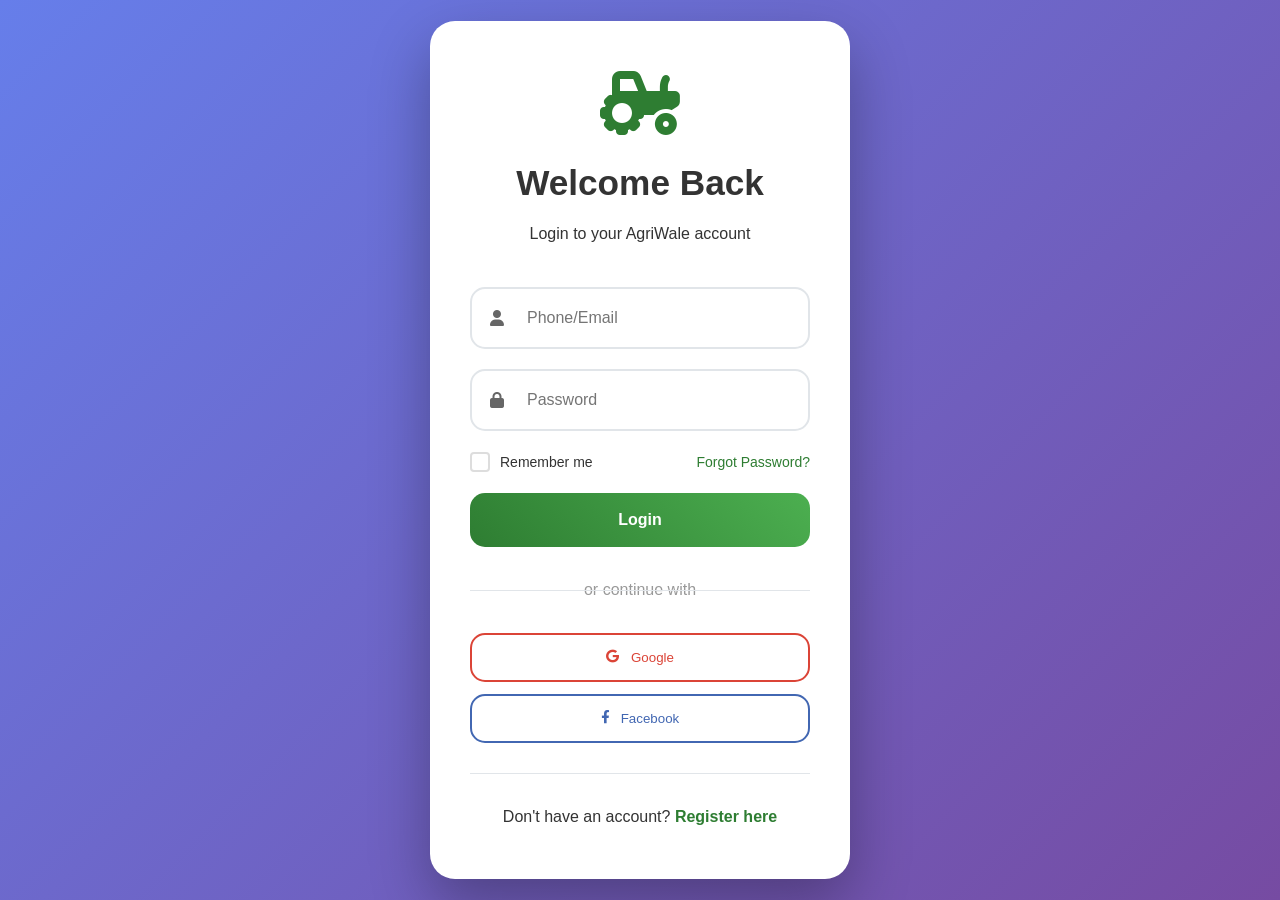
<file: login.html>
<!DOCTYPE html>
<html lang="en">
<head>
    <meta charset="UTF-8">
    <meta name="viewport" content="width=device-width, initial-scale=1.0">
    <title>Login - AgriWale</title>
    <link rel="stylesheet" href="style.css">
    <link href="https://cdnjs.cloudflare.com/ajax/libs/font-awesome/6.0.0/css/all.min.css" rel="stylesheet">
</head>
<body class="auth-page">
    <div class="auth-container">
        <div class="auth-card">
            <div class="auth-header">
                <i class="fas fa-tractor"></i>
                <h1>Welcome Back</h1>
                <p>Login to your AgriWale account</p>
            </div>
            <form id="loginForm" class="auth-form">
                <div class="input-group">
                    <i class="fas fa-user"></i>
                    <input type="text" placeholder="Phone/Email" required>
                </div>
                <div class="input-group">
                    <i class="fas fa-lock"></i>
                    <input type="password" placeholder="Password" required>
                </div>
                <div class="form-options">
                    <label class="checkbox">
                        <input type="checkbox">
                        <span class="checkmark"></span>
                        Remember me
                    </label>
                    <a href="#" class="forgot-link">Forgot Password?</a>
                </div>
                <button type="submit" class="auth-btn primary">Login</button>
            </form>
            <div class="divider">
                <span>or continue with</span>
            </div>
            <div class="social-login">
                <button class="social-btn google">
                    <i class="fab fa-google"></i> Google
                </button>
                <button class="social-btn facebook">
                    <i class="fab fa-facebook-f"></i> Facebook
                </button>
            </div>
            <div class="auth-footer">
                <p>Don't have an account? <a href="register.html">Register here</a></p>
            </div>
        </div>
    </div>
    <script>
        document.getElementById('loginForm').addEventListener('submit', function(e) {
            e.preventDefault();
            alert('Login Successful! Redirecting...');
            window.location.href = 'index.html';
        });
    </script>
</body>
</html>
</file>
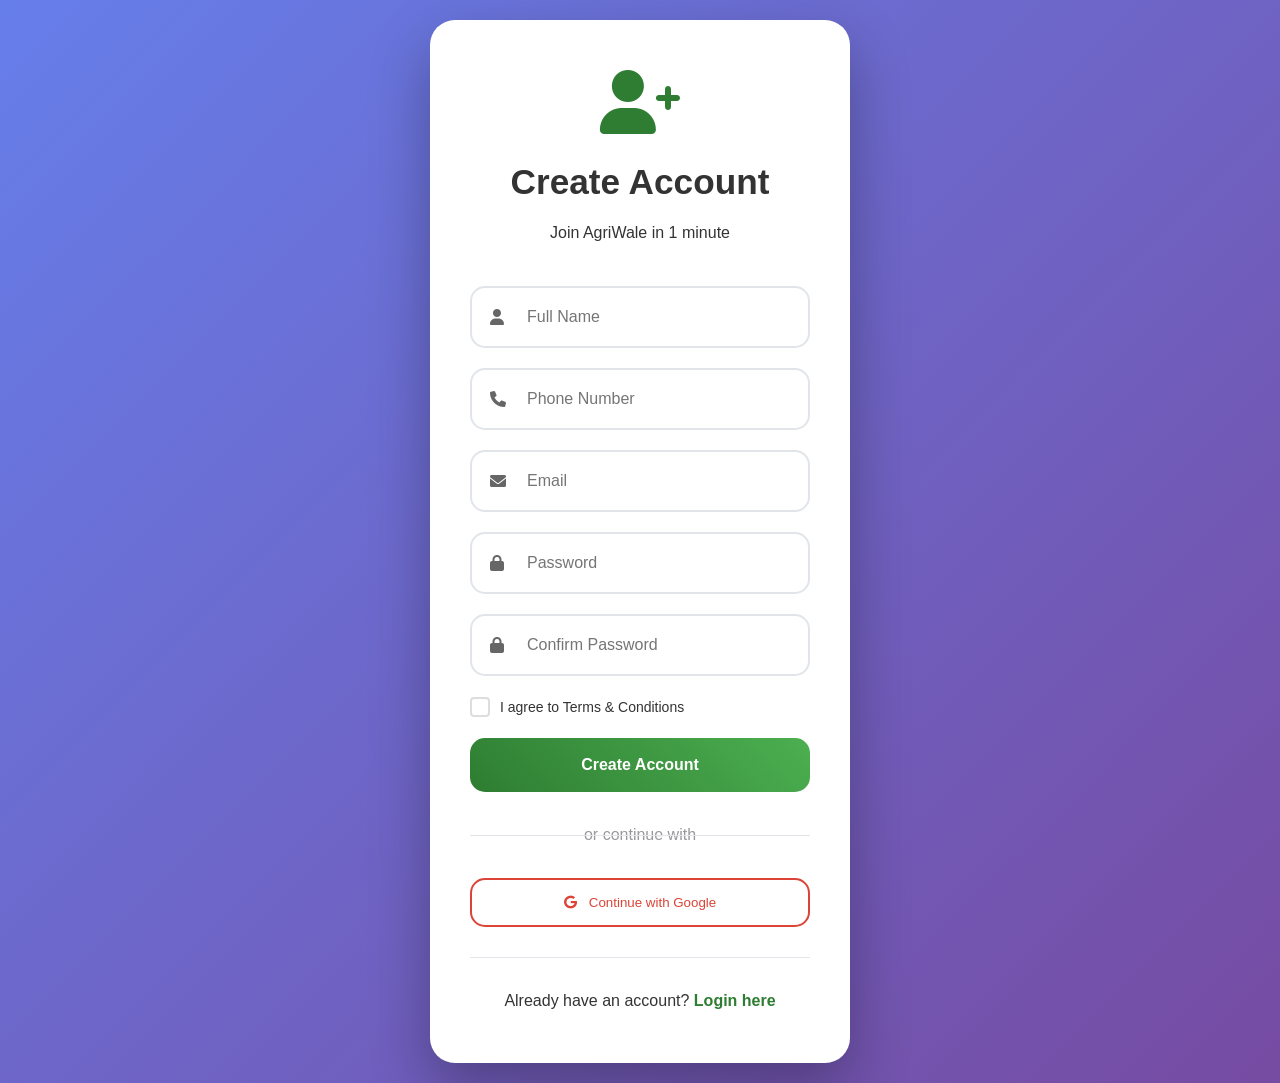
<file: register.html>
<!DOCTYPE html>
<html lang="en">
<head>
    <meta charset="UTF-8">
    <meta name="viewport" content="width=device-width, initial-scale=1.0">
    <title>Register - AgriWale</title>
    <link rel="stylesheet" href="style.css">
    <link href="https://cdnjs.cloudflare.com/ajax/libs/font-awesome/6.0.0/css/all.min.css" rel="stylesheet">
</head>
<body class="auth-page">
    <div class="auth-container">
        <div class="auth-card">
            <div class="auth-header">
                <i class="fas fa-user-plus"></i>
                <h1>Create Account</h1>
                <p>Join AgriWale in 1 minute</p>
            </div>
            <form id="registerForm" class="auth-form">
                <div class="input-group">
                    <i class="fas fa-user"></i>
                    <input type="text" placeholder="Full Name" required>
                </div>
                <div class="input-group">
                    <i class="fas fa-phone"></i>
                    <input type="tel" placeholder="Phone Number" required>
                </div>
                <div class="input-group">
                    <i class="fas fa-envelope"></i>
                    <input type="email" placeholder="Email" required>
                </div>
                <div class="input-group">
                    <i class="fas fa-lock"></i>
                    <input type="password" placeholder="Password" required>
                </div>
                <div class="input-group">
                    <i class="fas fa-lock"></i>
                    <input type="password" placeholder="Confirm Password" required>
                </div>
                <div class="form-options">
                    <label class="checkbox">
                        <input type="checkbox" required>
                        <span class="checkmark"></span>
                        I agree to Terms & Conditions
                    </label>
                </div>
                <button type="submit" class="auth-btn primary">Create Account</button>
            </form>
            <div class="divider">
                <span>or continue with</span>
            </div>
            <div class="social-login">
                <button class="social-btn google">
                    <i class="fab fa-google"></i> Continue with Google
                </button>
            </div>
            <div class="auth-footer">
                <p>Already have an account? <a href="login.html">Login here</a></p>
            </div>
        </div>
    </div>
    <script>
        document.getElementById('registerForm').addEventListener('submit', function(e) {
            e.preventDefault();
            alert('Registration Successful! Welcome to AgriWale!');
            window.location.href = 'index.html';
        });
    </script>
</body>
</html>
</file>
<file: style.css>
* {
    margin: 0;
    padding: 0;
    box-sizing: border-box;
}

body {
    font-family: 'Segoe UI', Tahoma, Geneva, Verdana, sans-serif;
    line-height: 1.6;
    color: #333;
}

.container {
    max-width: 1200px;
    margin: 0 auto;
    padding: 0 20px;
}

/* Navigation */
.navbar {
    background: #fff;
    box-shadow: 0 2px 20px rgba(0,0,0,0.1);
    position: fixed;
    top: 0;
    width: 100%;
    z-index: 1000;
}

.nav-container {
    max-width: 1200px;
    margin: 0 auto;
    padding: 0 20px;
    display: flex;
    justify-content: space-between;
    align-items: center;
    height: 70px;
}

.logo {
    display: flex;
    align-items: center;
    font-size: 28px;
    font-weight: bold;
    color: #2e7d32;
    text-decoration: none;
}

.logo i {
    margin-right: 10px;
    font-size: 32px;
}

.nav-menu {
    display: flex;
    list-style: none;
    gap: 30px;
}

.nav-menu a {
    text-decoration: none;
    color: #333;
    font-weight: 500;
    transition: color 0.3s;
    position: relative;
}

.nav-menu a.active,
.nav-menu a:hover {
    color: #2e7d32;
}

.nav-menu a.active::after {
    content: '';
    position: absolute;
    bottom: -5px;
    left: 0;
    width: 100%;
    height: 2px;
    background: #2e7d32;
}

.nav-actions {
    display: flex;
    gap: 15px;
}

.login-btn, .register-btn {
    padding: 10px 25px;
    border-radius: 25px;
    text-decoration: none;
    font-weight: 500;
    transition: all 0.3s;
    border: 2px solid transparent;
}

.login-btn {
    color: #2e7d32;
    border-color: #2e7d32;
}

.login-btn:hover {
    background: #2e7d32;
    color: white;
}

.register-btn {
    background: #2e7d32;
    color: white;
}

.register-btn:hover {
    background: #1b5e20;
}

.hamburger {
    display: none;
    flex-direction: column;
    cursor: pointer;
}

.hamburger span {
    width: 25px;
    height: 3px;
    background: #333;
    margin: 3px 0;
    transition: 0.3s;
}

/* Hero Sections */
.hero, .fertilizer-hero, .reviews-hero {
    background: linear-gradient(135deg, #2e7d32 0%, #4caf50 100%);
    color: white;
    padding: 140px 0 80px;
    text-align: center;
}

.hero-content h1 {
    font-size: 3.5rem;
    margin-bottom: 20px;
}

.hero-content h1 span {
    color: #fff176;
}

.hero-content p {
    font-size: 1.3rem;
    margin-bottom: 40px;
    opacity: 0.95;
}

.search-box {
    display: flex;
    max-width: 600px;
    margin: 0 auto;
    background: rgba(255,255,255,0.95);
    border-radius: 50px;
    overflow: hidden;
    box-shadow: 0 20px 40px rgba(0,0,0,0.2);
}

.search-box input {
    flex: 1;
    padding: 20px 30px;
    border: none;
    font-size: 16px;
    outline: none;
}

.search-box button {
    padding: 20px 30px;
    background: #ff6f00;
    color: white;
    border: none;
    cursor: pointer;
    transition: background 0.3s;
}

.search-box button:hover {
    background: #e65100;
}

/* Categories & Products */
.categories, .featured-products, .fertilizer-products {
    padding: 80px 0;
}

.categories {
    background: #f8f9fa;
}

section h2 {
    text-align: center;
    font-size: 2.8rem;
    margin-bottom: 60px;
    color: #2e7d32;
}

.category-grid, .products-grid {
    display: grid;
    grid-template-columns: repeat(auto-fit, minmax(280px, 1fr));
    gap: 30px;
}

.category-card {
    background: white;
    padding: 50px 30px;
    text-align: center;
    border-radius: 20px;
    box-shadow: 0 15px 40px rgba(0,0,0,0.1);
    transition: all 0.4s;
    text-decoration: none;
    color: inherit;
}

.category-card:hover {
    transform: translateY(-15px);
    box-shadow: 0 25px 60px rgba(0,0,0,0.2);
}

.category-card i {
    font-size: 4rem;
    color: #2e7d32;
    margin-bottom: 20px;
}

.category-card h3 {
    font-size: 1.6rem;
    margin-bottom: 10px;
    color: #333;
}

.product-card {
    background: white;
    border-radius: 20px;
    overflow: hidden;
    box-shadow: 0 15px 40px rgba(0,0,0,0.1);
    transition: all 0.4s;
}

.product-card:hover {
    transform: translateY(-10px);
    box-shadow: 0 25px 60px rgba(0,0,0,0.2);
}

.product-card img {
    width: 100%;
    height: 250px;
    object-fit: cover;
}

.product-info {
    padding: 30px;
}

.product-info h3 {
    font-size: 1.3rem;
    margin-bottom: 15px;
    color: #333;
}

.price {
    font-size: 1.6rem;
    font-weight: bold;
    color: #2e7d32;
    margin-bottom: 10px;
}

.price span {
    font-size: 1rem;
    font-weight: normal;
    color: #666;
}

.rating {
    color: #ff6f00;
    margin-bottom: 20px;
    font-weight: 500;
}

.stock {
    background: #4caf50;
    color: white;
    padding: 5px 15px;
    border-radius: 20px;
    font-size: 0.85rem;
    margin-bottom: 20px;
    display: inline-block;
}

.low-stock {
    background: #ff9800;
}

.organic-stock {
    background: #8bc34a;
}

.buy-btn {
    width: 100%;
    padding: 15px;
    background: linear-gradient(45deg, #2e7d32, #4caf50);
    color: white;
    border: none;
    border-radius: 25px;
    font-size: 1rem;
    font-weight: 500;
    cursor: pointer;
    transition: all 0.3s;
}

.buy-btn:hover {
    transform: translateY(-2px);
    box-shadow: 0 10px 25px rgba(46,125,50,0.4);
}

/* Auth Pages */
.auth-page {
    min-height: 100vh;
    background: linear-gradient(135deg, #667eea 0%, #764ba2 100%);
    display: flex;
    align-items: center;
    justify-content: center;
    padding: 20px;
}

.auth-container {
    width: 100%;
    max-width: 420px;
}

.auth-card {
    background: white;
    padding: 50px 40px;
    border-radius: 25px;
    box-shadow: 0 25px 60px rgba(0,0,0,0.3);
}

.auth-header {
    text-align: center;
    margin-bottom: 40px;
}

.auth-header i {
    font-size: 4rem;
    color: #2e7d32;
    margin-bottom: 20px;
}

.auth-header h1 {
    font-size: 2.2rem;
    color: #333;
    margin-bottom: 10px;
}

.auth-form {
    display: flex;
    flex-direction: column;
    gap: 20px;
}

.input-group {
    position: relative;
}

.input-group i {
    position: absolute;
    left: 20px;
    top: 50%;
    transform: translateY(-50%);
    color: #666;
    z-index: 2;
}

.input-group input {
    width: 100%;
    padding: 20px 20px 20px 55px;
    border: 2px solid #e1e5e9;
    border-radius: 15px;
    font-size: 16px;
    transition: all 0.3s;
}

.input-group input:focus {
    outline: none;
    border-color: #2e7d32;
    box-shadow: 0 0 0 3px rgba(46,125,50,0.1);
}

.form-options {
    display: flex;
    justify-content: space-between;
    align-items: center;
    font-size: 14px;
}

.checkbox {
    display: flex;
    align-items: center;
    cursor: pointer;
    user-select: none;
}

.checkbox input {
    display: none;
}

.checkmark {
    width: 20px;
    height: 20px;
    border: 2px solid #ddd;
    border-radius: 4px;
    margin-right: 10px;
    position: relative;
    transition: all 0.3s;
}

.checkbox input:checked + .checkmark {
    background: #2e7d32;
    border-color: #2e7d32;
}

.checkbox input:checked + .checkmark::after {
    content: '✓';
    position: absolute;
    top: 50%;
    left: 50%;
    transform: translate(-50%, -50%);
    color: white;
    font-weight: bold;
}

.forgot-link {
    color: #2e7d32;
    text-decoration: none;
}

.auth-btn {
    padding: 18px;
    border: none;
    border-radius: 15px;
    font-size: 16px;
    font-weight: 600;
    cursor: pointer;
    transition: all 0.3s;
}

.auth-btn.primary {
    background: linear-gradient(45deg, #2e7d32, #4caf50);
    color: white;
}

.auth-btn.primary:hover {
    transform: translateY(-2px);
    box-shadow: 0 10px 25px rgba(46,125,50,0.4);
}

.divider {
    position: relative;
    text-align: center;
    margin: 30px 0;
    color: #999;
}

.divider::before {
    content: '';
    position: absolute;
    top: 50%;
    left: 0;
    right: 0;
    height: 1px;
    background: #e1e5e9;
}

.divider span {
    background: white;
    padding: 0 20px;
}

.social-login {
    display: flex;
    flex-direction: column;
    gap: 12px;
}

.social-btn {
    padding: 15px;
    border: 2px solid #e1e5e9;
    background: white;
    border-radius: 15px;
    cursor: pointer;
    display: flex;
    align-items: center;
    justify-content: center;
    gap: 12px;
    font-weight: 500;
    transition: all 0.3s;
}

.social-btn.google { border-color: #db4437; color: #db4437; }
.social-btn.google:hover { background: #db4437; color: white; }
.social-btn.facebook { border-color: #4267b2; color: #4267b2; }
.social-btn.facebook:hover { background: #4267b2; color: white; }

.auth-footer {
    text-align: center;
    margin-top: 30px;
    padding-top: 30px;
    border-top: 1px solid #e1e5e9;
}

.auth-footer a {
    color: #2e7d32;
    font-weight: 600;
    text-decoration: none;
}

/* Reviews Page */
.reviews-hero {
    background: linear-gradient(135deg, #2e7d32 0%, #4caf50 100%);
    padding: 140px 0 80px;
}

.reviews-hero h1 span {
    font-size: 2rem;
    color: #fff176;
}

.reviews-stats {
    padding: 60px 0;
    background: #f8f9fa;
}

.stats-grid {
    display: grid;
    grid-template-columns: repeat(auto-fit, minmax(200px, 1fr));
    gap: 30px;
}

.stat-card {
    text-align: center;
    padding: 40px 20px;
    background: white;
    border-radius: 20px;
    box-shadow: 0 15px 40px rgba(0,0,0,0.1);
}

.stat-number {
    font-size: 3rem;
    font-weight: bold;
    color: #2e7d32;
    margin-bottom: 10px;
}

.stat-label {
    color: #666;
    font-size: 1.1rem;
}

.reviews-grid {
    padding: 80px 0;
}

.reviews-filter {
    text-align: center;
    margin-bottom: 50px;
}

.reviews-filter select {
    padding: 15px 30px;
    border: 2px solid #e1e5e9;
    border-radius: 25px;
    font-size: 16px;
    background: white;
}

.reviews-list {
    display: grid;
    grid-template-columns: repeat(auto-fit, minmax(400px, 1fr));
    gap: 30px;
}

.review-card {
    background: white;
    padding: 40px;
    border-radius: 20px;
    box-shadow: 0 15px 40px rgba(0,0,0,0.1);
}

.review-header {
    display: flex;
    align-items: center;
    gap: 20px;
    margin-bottom: 20px;
}

.reviewer-avatar {
    width: 60px;
    height: 60px;
    border-radius: 50%;
    object-fit: cover;
}

.review-header h4 {
    color: #333;
    margin-bottom: 5px;
}

.review-meta {
    margin-top: 25px;
    color: #666;
    font-size: 0.9rem;
}

/* Footer */
.footer {
    background: #2e7d32;
    color: white;
    padding: 60px 0 20px;
}

.footer-grid {
    display: grid;
    grid-template-columns: repeat(auto-fit, minmax(250px, 1fr));
    gap: 40px;
    margin-bottom: 30px;
}

.footer h3, .footer h4 {
    margin-bottom: 20px;
    color: #fff176;
}

.footer-links a {
    display: block;
    color: #e8f5e8;
    text-decoration: none;
    margin-bottom: 10px;
    transition: color 0.3s;
}

.footer-links a:hover {
    color: #fff176;
}

/* Responsive */
@media (max-width: 768px) {
    .hamburger {
        display: flex;
    }
    
    .nav-menu {
        display: none;
        position: absolute;
        top: 70px;
        left: 0;
        width: 100%;
        background: white;
        flex-direction: column;
        padding: 20px;
        box-shadow: 0 10px 30px rgba(0,0,0,0.1);
    }
    
    .hero-content h1 {
        font-size: 2.5rem;
    }
    
    .search-box {
        flex-direction: column;
    }
    
    .products-grid, .category-grid {
        grid-template-columns: 1fr;
    }
    
    .reviews-list {
        grid-template-columns: 1fr;
    }
    
    .stats-grid {
        grid-template-columns: repeat(2, 1fr);
    }
}
</file>
